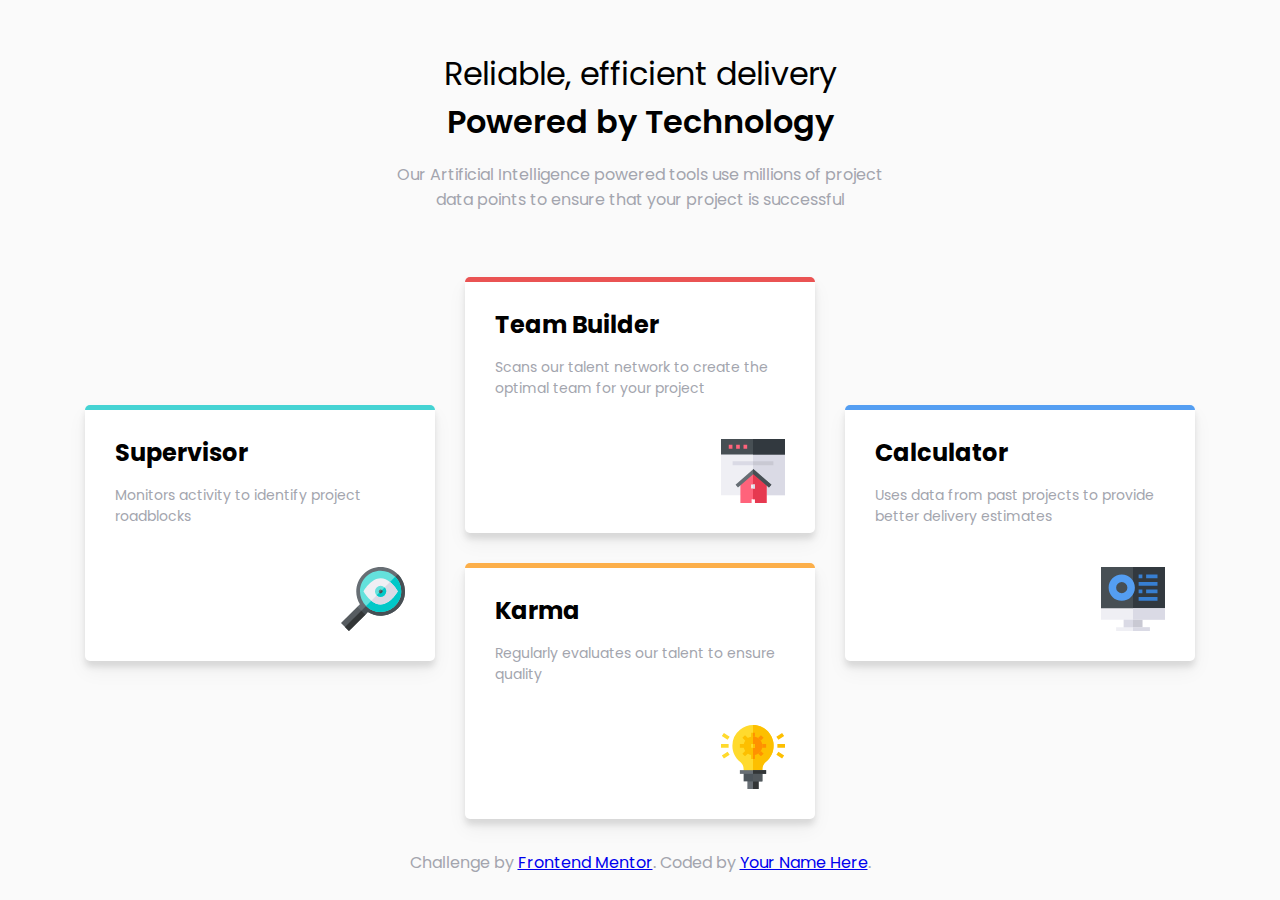
<file: index.html>
<!DOCTYPE html>
<html lang="en">
<head>
  <meta charset="UTF-8">
  <meta name="viewport" content="width=device-width, initial-scale=1.0"> <!-- displays site properly based on user's device -->

  <link rel="icon" type="image/png" sizes="32x32" href="./images/favicon-32x32.png">
  
  <title>Frontend Mentor | Four card feature section</title>
  <link rel="stylesheet" href="css/style.css">
  
</head>
<body>
  <header>
    <h1>Reliable, efficient delivery
  <span>Powered by Technology</span>
  </h1>

  <p>Our Artificial Intelligence powered tools use millions of project data points 
    to ensure that your project is successful</p>
  </header>
  
    <div class="container">
    <div class="box box-cyan box-push">
      <h2>Supervisor</h2>
      <p>Monitors activity to identify project roadblocks</p>
      <img src="images/icon-supervisor.svg" alt="Supervisor-icon">
    </div>
    <div class="box box-red">
      <h2>Team Builder</h2>
  <p>Scans our talent network to create the optimal team for your project</p>
  <img src="images/icon-team-builder.svg" alt="team-icon">
    </div>

    <div class="box box-blue box-push">
      <h2>Calculator</h2>
  <p>Uses data from past projects to provide better delivery estimates</p>
  <img src="images/icon-calculator.svg" alt="Calculator-icon">
    </div>
  
  
    <div class="box box-orange"> 
      <h2>Karma</h2>
      <P>Regularly evaluates our talent to ensure quality</P>
      <img src="images/icon-karma.svg" alt="karma-icon">
    </div>
 
    
  </div>
  
  <footer>
    <p class="attribution">
      Challenge by <a href="https://www.frontendmentor.io?ref=challenge" target="_blank">Frontend Mentor</a>. 
      Coded by <a href="#">Your Name Here</a>.
    </p>
  </footer>
</body>
</html>
</file>
<file: css/style.css>
@import url('https://fonts.googleapis.com/css2?family=Poppins:wght@200;400;600&display=swap');

*{
    box-sizing: border-box;
}

body {
 background-color: hsl(0, 0%, 98%);   
 font-family: 'Poppins', sans-serif;   
 
}

header {
    margin: 50px auto;
    max-width: 513px;
    /*height: 167px; */
    text-align: center;
}
h1 {
    font-weight: 400;
    margin: 0;
}
 h1 span {
    font-weight: 600;
    display: block;
}
p {
    color: hsl(229, 6%, 66%);
}

.container {
    display: flex;
    flex-wrap: wrap;
    justify-content: center;
    margin: 0 auto;
    width: 1140px;
}
.box {
    background-color: #fff;
    box-shadow: 0 10px 20px rgba(0,0,0,0.05), 0 6px 6px rgba(0,0,0,0.1);
    border-radius: 5px;
    margin: 15px;
    overflow: hidden;
    padding: 30px;
    position: relative;
    width: 350px;
}
 

.box::after {
    content: '';
    position: absolute;
    top: 0;
    left: 0px;
    height: 5px;
    width: 100%;
}
.box-cyan::after{
    background-color: hsl(180, 62%, 55%);
}
.box-red::after{
    background-color: hsl(0, 78%, 62%);
}
.box-blue::after{
    background-color: hsl(212, 86%, 64%);
}
.box-orange::after{
    background-color: hsl(34, 97%, 64%);
}
.box-push {
    transform: translateY(50%);
}

.box h2 {
    margin: 0;
}
.box p {
    font-size: 14px;
    margin: 15px 0 40px;
}

.box img {
    display: block;
    margin-left: auto;
}


footer{
    text-align: center;
}

@media (max-width: 775px) {
.box-push {

    transform: translateY(0);
}
}
</file>
